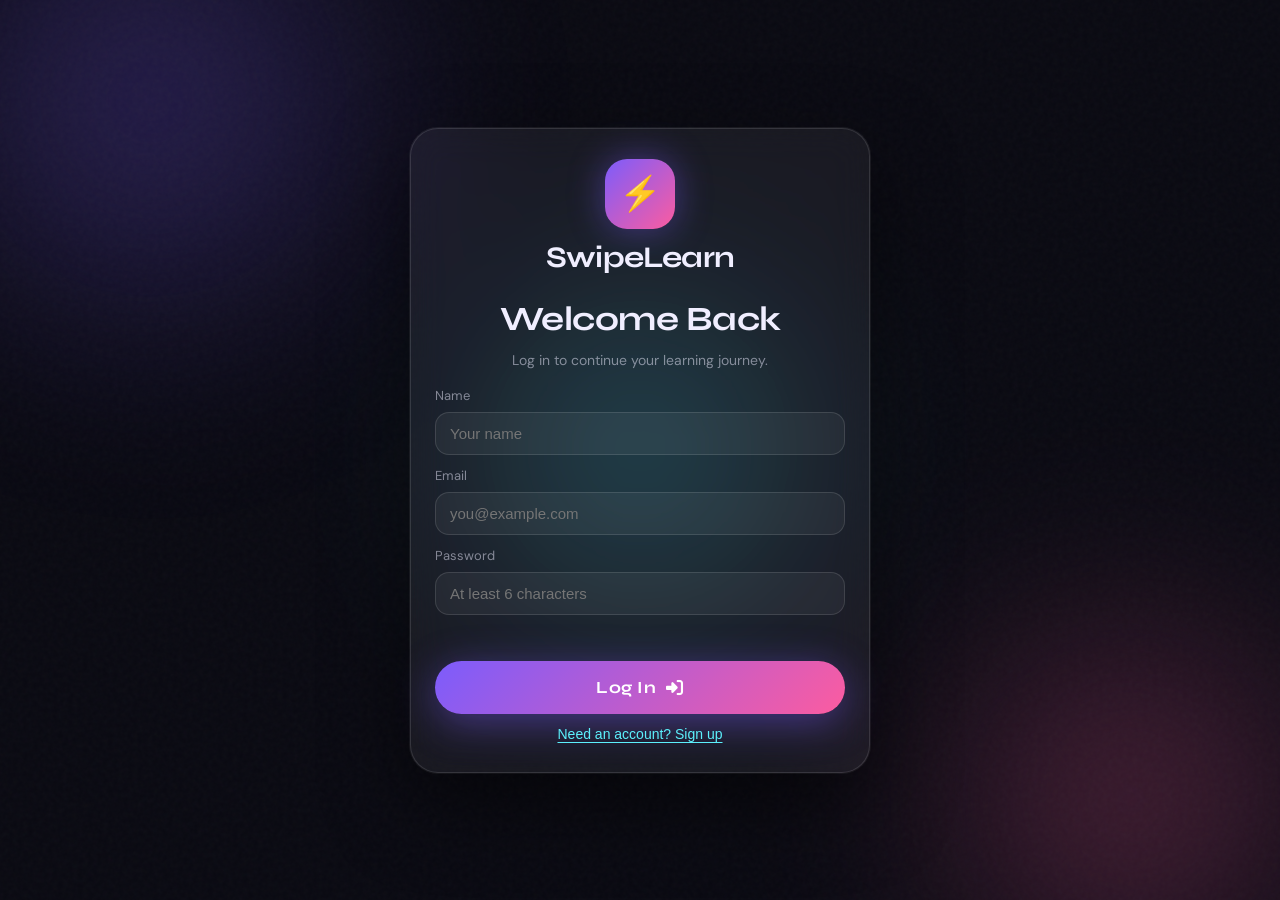
<file: login.html>
<!DOCTYPE html>
<html lang="en">
<head>
  <meta charset="UTF-8" />
  <meta name="viewport" content="width=device-width, initial-scale=1.0" />
  <title>Redirecting...</title>
  <meta http-equiv="refresh" content="0; url=html/login.html" />
</head>
<body>
  <script>
    // Compatibility entry for /login.html.
    window.location.replace('html/login.html');
  </script>
</body>
</html>
</file>
<file: css/styles.css>
:root {
  --bg: #0a0a12;
  --surface: rgba(255,255,255,0.06);
  --surface-hover: rgba(255,255,255,0.10);
  --border: rgba(255,255,255,0.12);
  --text: #f0eeff;
  --text-muted: rgba(240,238,255,0.5);
  --accent: #7c5cfc;
  --accent2: #fc5ca0;
  --accent3: #5cf0fc;
  --yes: #3dfcb0;
  --no: #fc5c5c;
  --card-radius: 24px;
  --font-head: 'Syne', sans-serif;
  --font-body: 'DM Sans', sans-serif;
  --shadow-card: 0 30px 80px rgba(0,0,0,0.5), 0 0 0 1px rgba(255,255,255,0.08);
}

* {
  box-sizing: border-box;
  margin: 0;
  padding: 0;
}
*::before,
*::after {
  box-sizing: border-box;
}

html, body {
  width: 100%;
  height: 100%;
  overflow: hidden;
  font-family: var(--font-body);
  color: var(--text);
  background: var(--bg);
}

.bg-orbs {
  position: fixed;
  inset: 0;
  pointer-events: none;
  z-index: 0;
}

.orb {
  position: absolute;
  border-radius: 50%;
  filter: blur(100px);
  opacity: 0.35;
}

.orb-1 {
  width: 600px;
  height: 600px;
  background: radial-gradient(circle, #7c5cfc, transparent 70%);
  top: -200px;
  left: -150px;
}

.orb-2 {
  width: 500px;
  height: 500px;
  background: radial-gradient(circle, #fc5ca0, transparent 70%);
  bottom: -150px;
  right: -100px;
}

.orb-3 {
  width: 400px;
  height: 400px;
  background: radial-gradient(circle, #5cf0fc, transparent 70%);
  top: 50%;
  left: 50%;
  transform: translate(-50%, -50%);
}

.noise {
  position: fixed;
  inset: 0;
  background-image: url("data:image/svg+xml,%3Csvg viewBox='0 0 200 200' xmlns='http://www.w3.org/2000/svg'%3E%3Cfilter id='n'%3E%3CfeTurbulence type='fractalNoise' baseFrequency='0.9' numOctaves='4' stitchTiles='stitch'/%3E%3C/filter%3E%3Crect width='100%25' height='100%25' filter='url(%23n)'/%3E%3C/svg%3E");
  opacity: 0.03;
  pointer-events: none;
  z-index: 1;
}

#app {
  position: relative;
  z-index: 2;
  width: 100%;
  height: 100%;
}

.btn-primary {
  display: flex;
  align-items: center;
  gap: 10px;
  padding: 16px 36px;
  background: linear-gradient(135deg, var(--accent), var(--accent2));
  border: none;
  border-radius: 100px;
  color: #fff;
  font-family: var(--font-head);
  font-size: 17px;
  font-weight: 700;
  cursor: pointer;
  letter-spacing: 0.5px;
  box-shadow: 0 8px 40px rgba(124,92,252,0.45);
  transition: transform 0.2s, box-shadow 0.2s;
}

.btn-primary:hover {
  transform: translateY(-2px) scale(1.03);
  box-shadow: 0 12px 50px rgba(124,92,252,0.6);
}

.btn-primary:active {
  transform: scale(0.97);
}

.btn-secondary {
  display: flex;
  align-items: center;
  gap: 10px;
  padding: 14px 28px;
  background: var(--surface);
  border: 1px solid var(--border);
  border-radius: 100px;
  color: var(--text);
  font-family: var(--font-head);
  font-size: 16px;
  font-weight: 600;
  cursor: pointer;
  letter-spacing: 0.3px;
  transition: background 0.2s, transform 0.2s;
  -webkit-backdrop-filter: blur(10px);
  backdrop-filter: blur(10px);
}

.btn-secondary:hover {
  background: var(--surface-hover);
  transform: translateY(-1px);
}

::-webkit-scrollbar {
  width: 6px;
}

::-webkit-scrollbar-track {
  background: transparent;
}

::-webkit-scrollbar-thumb {
  background: rgba(255, 255, 255, 0.15);
  border-radius: 3px;
}


@keyframes fadeUp {
  from {
    opacity: 0;
    transform: translateY(30px);
  }
  to {
    opacity: 1;
    transform: translateY(0);
  }
}

@keyframes pulseLogo {
  0%, 100% {
    box-shadow: 0 0 40px rgba(124, 92, 252, 0.5);
  }
  50% {
    box-shadow: 0 0 70px rgba(124, 92, 252, 0.8);
  }
}

@keyframes cardSlideIn {
  from {
    opacity: 0;
    transform: translateY(30px) scale(0.95);
  }
  to {
    opacity: 1;
    transform: translateY(0) scale(1);
  }
}

@keyframes trophyBounce {
  from {
    transform: scale(0) rotate(-20deg);
    opacity: 0;
  }
  to {
    transform: scale(1) rotate(0deg);
    opacity: 1;
  }
}

.screen {
  position: absolute;
  inset: 0;
  display: flex;
  flex-direction: column;
  align-items: center;
  opacity: 0;
  pointer-events: none;
  transition: opacity 0.4s ease, transform 0.4s ease;
  transform: translateY(20px);
}

.screen.active {
  opacity: 1;
  pointer-events: all;
  transform: translateY(0);
}


#screen-splash {
  justify-content: center;
}

.app-logout {
  position: fixed;
  top: 16px;
  right: 16px;
  z-index: 4;
  padding: 10px 16px;
  font-size: 14px;
}

.splash-inner {
  display: flex;
  flex-direction: column;
  align-items: center;
  gap: 20px;
  text-align: center;
  padding: 20px;
  animation: fadeUp 0.8s ease both;
}

.logo-mark {
  width: 80px;
  height: 80px;
  background: linear-gradient(135deg, var(--accent), var(--accent2));
  border-radius: 24px;
  display: flex;
  align-items: center;
  justify-content: center;
  font-size: 36px;
  box-shadow: 0 0 40px rgba(124, 92, 252, 0.5);
  animation: pulseLogo 3s ease-in-out infinite;
}

.splash-title {
  font-family: var(--font-head);
  font-size: clamp(42px, 10vw, 72px);
  font-weight: 800;
  letter-spacing: -2px;
  background: linear-gradient(135deg, #fff 30%, var(--accent));
  -webkit-background-clip: text;
  -webkit-text-fill-color: transparent;
  background-clip: text;
}

.splash-sub {
  font-size: clamp(14px, 3vw, 18px);
  color: var(--text-muted);
  line-height: 1.7;
  max-width: 380px;
}

.splash-hint {
  font-size: 13px;
  color: var(--text-muted);
  background: var(--surface);
  border: 1px solid var(--border);
  padding: 8px 18px;
  border-radius: 100px;
  -webkit-backdrop-filter: blur(8px);
  backdrop-filter: blur(8px);
}

#screen-cards {
  justify-content: flex-start;
}

.app-header {
  width: 100%;
  max-width: 520px;
  display: flex;
  align-items: center;
  padding: 18px 20px 0;
  gap: 12px;
}

.btn-back {
  width: 40px;
  height: 40px;
  border-radius: 50%;
  border: 1px solid var(--border);
  background: var(--surface);
  color: var(--text);
  cursor: pointer;
  font-size: 15px;
  display: flex;
  align-items: center;
  justify-content: center;
  transition: background 0.2s, transform 0.2s;
  -webkit-backdrop-filter: blur(8px);
  backdrop-filter: blur(8px);
  flex-shrink: 0;
}

.is-hidden {
  display: none;
}

.btn-back:hover {
  background: var(--surface-hover);
  transform: scale(1.05);
}

.breadcrumb {
  display: flex;
  align-items: center;
  gap: 6px;
  font-size: 13px;
  color: var(--text-muted);
  font-family: var(--font-head);
  font-weight: 600;
  flex: 1;
  overflow: hidden;
}

.breadcrumb span {
  opacity: 0.6;
}
.breadcrumb b {
  color: var(--text);
  font-weight: 700;
  opacity: 1;
}

.breadcrumb .bc-sep {
  color: var(--accent);
  font-size: 11px;
  opacity: 0.8;
}

.header-spacer {
  width: 40px;
  flex-shrink: 0;
}

.stage-label {
  font-family: var(--font-head);
  font-size: clamp(20px, 5vw, 28px);
  font-weight: 800;
  text-align: center;
  margin-top: 20px;
  letter-spacing: -0.5px;
  padding: 0 20px;
}

#screen-quiz {
  justify-content: flex-start;
  overflow-y: auto;
}

.quiz-topic-label {
  font-family: var(--font-head);
  font-size: 18px;
  font-weight: 800;
  letter-spacing: -0.3px;
}

.quiz-wrap {
  width: 100%;
  max-width: 520px;
  padding: 16px 20px 40px;
  display: flex;
  flex-direction: column;
  gap: 20px;
  flex: 1;
}

#screen-result {
  justify-content: center;
  overflow: hidden;
}

.result-inner {
  display: flex;
  flex-direction: column;
  align-items: center;
  gap: 22px;
  text-align: center;
  padding: 30px 20px;
  z-index: 2;
  position: relative;
  animation: fadeUp 0.6s ease both;
}

.result-trophy {
  font-size: 64px;
  animation: trophyBounce 0.8s cubic-bezier(0.34, 1.56, 0.64, 1) both;
}

.result-title {
  font-family: var(--font-head);
  font-size: clamp(28px, 7vw, 42px);
  font-weight: 800;
  letter-spacing: -1px;
  background: linear-gradient(135deg, #fff 30%, var(--accent));
  -webkit-background-clip: text;
  -webkit-text-fill-color: transparent;
  background-clip: text;
}

.result-msg {
  font-size: 16px;
  color: var(--text-muted);
  max-width: 300px;
  line-height: 1.7;
}

.result-actions {
  display: flex;
  align-items: center;
  gap: 14px;
  flex-wrap: wrap;
  justify-content: center;
}

#confetti-canvas {
  position: absolute;
  inset: 0;
  width: 100%;
  height: 100%;
  pointer-events: none;
  z-index: 1;
}
@media (max-width: 400px) {
  .app-logout {
    top: 10px;
    right: 10px;
    padding: 8px 12px;
    font-size: 13px;
  }

  .splash-inner {
    padding: 15px;
  }

  .card-stack {
    width: 300px;
    height: 380px;
  }

  .action-bar {
    gap: 12px;
  }

  .act-btn {
    width: 50px;
    height: 50px;
  }
}

@media (max-height: 700px) {
  .stage-label {
    margin-top: 8px;
    font-size: 20px;
  }

  .card-stack {
    height: 340px;
  }
}


.card-arena {
  flex: 1;
  position: relative;
  width: 100%;
  max-width: 420px;
  display: flex;
  align-items: center;
  justify-content: center;
  margin-top: 12px;
}

.card-stack {
  position: relative;
  width: 340px;
  height: 420px;
}

.swipe-card {
  position: relative;
  width: 100%;
  height: 100%;
  border-radius: var(--card-radius);
  background: rgba(255, 255, 255, 0.07);
  -webkit-backdrop-filter: blur(20px) saturate(1.5);
  backdrop-filter: blur(20px) saturate(1.5);
  border: 1px solid var(--border);
  box-shadow: var(--shadow-card);
  display: flex;
  flex-direction: column;
  align-items: center;
  justify-content: center;
  gap: 18px;
  padding: 32px 28px;
  cursor: pointer;
  transition: transform 0.2s, box-shadow 0.2s;
}

.swipe-card:hover {
  transform: translateY(-2px);
  box-shadow: 0 14px 40px rgba(0, 0, 0, 0.35);
}

.swipe-card::before {
  content: '';
  position: absolute;
  top: 0;
  left: 10%;
  right: 10%;
  height: 1px;
  background: linear-gradient(90deg, transparent, rgba(255, 255, 255, 0.25), transparent);
  border-radius: 50%;
}

.card-icon-wrap {
  width: 90px;
  height: 90px;
  border-radius: 20px;
  background: rgba(255, 255, 255, 0.08);
  border: 1px solid rgba(255, 255, 255, 0.12);
  display: flex;
  align-items: center;
  justify-content: center;
  font-size: 46px;
  transition: transform 0.3s;
  position: relative;
  overflow: hidden;
}

.card-icon-wrap::after {
  content: '';
  position: absolute;
  inset: 0;
  background: linear-gradient(135deg, rgba(255, 255, 255, 0.1) 0%, transparent 60%);
}

.card-icon-wrap i {
  font-size: 44px;
}

.card-icon-wrap .devicon {
  font-size: 50px;
}

.card-title {
  font-family: var(--font-head);
  font-size: 26px;
  font-weight: 800;
  letter-spacing: -0.5px;
  text-align: center;
}

.card-desc {
  font-size: 13px;
  color: var(--text-muted);
  text-align: center;
  line-height: 1.6;
  max-width: 240px;
}

.card-tag {
  position: absolute;
  top: 18px;
  right: 18px;
  font-size: 11px;
  font-weight: 700;
  font-family: var(--font-head);
  background: rgba(124, 92, 252, 0.2);
  border: 1px solid rgba(124, 92, 252, 0.3);
  color: var(--accent);
  padding: 4px 10px;
  border-radius: 100px;
  letter-spacing: 0.5px;
  text-transform: uppercase;
}

.swipe-card[data-stage="branch"] .card-tag {
  background: rgba(124, 92, 252, 0.18);
  border-color: rgba(124, 92, 252, 0.35);
  color: #a78bfa;
}

.swipe-card[data-stage="domain"] .card-tag {
  background: rgba(92, 240, 252, 0.15);
  border-color: rgba(92, 240, 252, 0.3);
  color: var(--accent3);
}

.swipe-card[data-stage="topic"] .card-tag {
  background: rgba(61, 252, 176, 0.15);
  border-color: rgba(61, 252, 176, 0.3);
  color: var(--yes);
}

.action-bar {
  display: flex;
  align-items: center;
  justify-content: center;
  gap: 20px;
  padding: 16px 20px 28px;
  width: 100%;
  max-width: 420px;
}

.act-btn {
  width: 58px;
  height: 58px;
  border-radius: 50%;
  border: 2px solid;
  background: rgba(255, 255, 255, 0.07);
  cursor: pointer;
  display: flex;
  align-items: center;
  justify-content: center;
  font-size: 20px;
  transition: transform 0.2s, box-shadow 0.2s;
}
.act-skip,
.act-pick {
  border-color: rgba(92, 240, 252, 0.4);
  color: var(--accent3);
  box-shadow: 0 4px 20px rgba(92, 240, 252, 0.15);
}

.act-btn:hover {
  transform: scale(1.08);
}

.act-btn:active {
  transform: scale(0.95);
}

.card-counter {
  font-family: var(--font-head);
  font-size: 15px;
  font-weight: 700;
  color: var(--text-muted);
  min-width: 56px;
  text-align: center;
}


.quiz-progress-wrap {
  display: flex;
  align-items: center;
  gap: 12px;
}

.quiz-progress-track {
  flex: 1;
  height: 6px;
  background: rgba(255, 255, 255, 0.1);
  border-radius: 3px;
  overflow: hidden;
}

.quiz-progress-bar {
  height: 100%;
  width: 0;
  background: linear-gradient(90deg, var(--accent), var(--accent2));
  border-radius: 3px;
  transition: width 0.6s cubic-bezier(0.4, 0, 0.2, 1);
}

.quiz-q-num {
  font-family: var(--font-head);
  font-size: 13px;
  font-weight: 700;
  color: var(--text-muted);
  white-space: nowrap;
}

.quiz-score-badge {
  align-self: flex-end;
  display: flex;
  align-items: center;
  gap: 6px;
  padding: 6px 16px;
  background: rgba(255, 200, 0, 0.1);
  border: 1px solid rgba(255, 200, 0, 0.25);
  border-radius: 100px;
  color: #ffc800;
  font-family: var(--font-head);
  font-size: 16px;
  font-weight: 800;
}

.quiz-score-badge i {
  font-size: 14px;
}

.quiz-card {
  background: rgba(255, 255, 255, 0.06);
  -webkit-backdrop-filter: blur(20px);
  backdrop-filter: blur(20px);
  border: 1px solid var(--border);
  border-radius: var(--card-radius);
  padding: 28px 24px 32px;
  box-shadow: var(--shadow-card);
  display: flex;
  flex-direction: column;
  gap: 24px;
  animation: cardSlideIn 0.4s cubic-bezier(0.34, 1.56, 0.64, 1) both;
}

.quiz-question {
  font-family: var(--font-head);
  font-size: clamp(17px, 4vw, 21px);
  font-weight: 700;
  line-height: 1.5;
  letter-spacing: -0.3px;
}

.quiz-options {
  display: flex;
  flex-direction: column;
  gap: 10px;
}

.quiz-option {
  padding: 14px 18px;
  background: rgba(255, 255, 255, 0.05);
  border: 1px solid var(--border);
  border-radius: 14px;
  cursor: pointer;
  font-size: 15px;
  transition: background 0.2s, border-color 0.2s, transform 0.15s;
  display: flex;
  align-items: center;
  gap: 12px;
}

.quiz-option:hover:not(.disabled) {
  background: rgba(255, 255, 255, 0.10);
  border-color: rgba(255, 255, 255, 0.2);
  transform: translateX(4px);
}

.opt-letter {
  width: 28px;
  height: 28px;
  border-radius: 8px;
  background: rgba(255, 255, 255, 0.08);
  border: 1px solid rgba(255, 255, 255, 0.15);
  display: flex;
  align-items: center;
  justify-content: center;
  font-family: var(--font-head);
  font-size: 12px;
  font-weight: 800;
  flex-shrink: 0;
  transition: background 0.2s, border-color 0.2s;
}

.quiz-option.correct {
  background: rgba(61, 252, 176, 0.12);
  border-color: rgba(61, 252, 176, 0.5);
  color: var(--yes);
}
.quiz-option.correct .opt-letter {
  background: rgba(61, 252, 176, 0.2);
  border-color: var(--yes);
  color: var(--yes);
}

.quiz-option.wrong {
  background: rgba(252, 92, 92, 0.12);
  border-color: rgba(252, 92, 92, 0.5);
  color: var(--no);
}
.quiz-option.wrong .opt-letter {
  background: rgba(252, 92, 92, 0.2);
  border-color: var(--no);
  color: var(--no);
}

.quiz-option.disabled {
  cursor: default;
  pointer-events: none;
}

.btn-next {
  padding: 15px 36px;
  background: linear-gradient(135deg, var(--accent), var(--accent2));
  border: none;
  border-radius: 100px;
  color: #fff;
  font-family: var(--font-head);
  font-size: 16px;
  font-weight: 700;
  cursor: pointer;
  display: flex;
  align-items: center;
  gap: 10px;
  align-self: center;
  box-shadow: 0 6px 30px rgba(124, 92, 252, 0.4);
  transition: transform 0.2s, box-shadow 0.2s;
  animation: fadeUp 0.3s ease both;
}

.btn-next:hover {
  transform: translateY(-2px) scale(1.03);
  box-shadow: 0 10px 40px rgba(124, 92, 252, 0.55);
}

.result-score-ring {
  position: relative;
  width: 140px;
  height: 140px;
}

.result-score-ring svg {
  width: 100%;
  height: 100%;
  transform: rotate(-90deg);
}

.ring-track {
  fill: none;
  stroke: rgba(255, 255, 255, 0.08);
  stroke-width: 8;
}

.ring-fill {
  fill: none;
  stroke: url(#ringGradLocal);
  stroke-width: 8;
  stroke-linecap: round;
  stroke-dasharray: 327;
  stroke-dashoffset: 327;
  transition: stroke-dashoffset 1.2s cubic-bezier(0.4, 0, 0.2, 1) 0.3s;
}

.ring-text {
  position: absolute;
  top: 50%;
  left: 50%;
  transform: translate(-50%, -50%);
  font-family: var(--font-head);
  font-size: 26px;
  font-weight: 800;
}

@media (max-height: 700px) {
  .quiz-wrap {
    padding: 12px 20px 30px;
    gap: 16px;
  }

  .quiz-card {
    padding: 20px 18px 24px;
    gap: 18px;
  }
}


body.login-page {
  overflow: auto;
}

.login-wrap {
  min-height: 100vh;
  display: grid;
  place-items: center;
  padding: 24px;
  position: relative;
  z-index: 2;
}

.login-card {
  width: 100%;
  max-width: 460px;
  border-radius: 28px;
  border: 1px solid var(--border);
  background: rgba(255, 255, 255, 0.06);
  -webkit-backdrop-filter: blur(18px) saturate(1.3);
  backdrop-filter: blur(18px) saturate(1.3);
  box-shadow: var(--shadow-card);
  padding: 30px 24px;
  display: flex;
  flex-direction: column;
  align-items: center;
  gap: 12px;
  animation: fadeUp 0.7s ease both;
}

.login-brand {
  display: flex;
  flex-direction: column;
  align-items: center;
  gap: 10px;
  margin-bottom: 4px;
}

.login-logo {
  width: 70px;
  height: 70px;
  border-radius: 22px;
  display: flex;
  align-items: center;
  justify-content: center;
  font-size: 34px;
  background: linear-gradient(135deg, var(--accent), var(--accent2));
  box-shadow: 0 0 36px rgba(124, 92, 252, 0.45);
}

.login-brand h1 {
  font-family: var(--font-head);
  font-size: 30px;
  letter-spacing: -0.8px;
}

.auth-title {
  font-family: var(--font-head);
  font-size: clamp(24px, 6vw, 34px);
  letter-spacing: -0.5px;
  margin-top: 8px;
}

.auth-subtitle {
  color: var(--text-muted);
  text-align: center;
  font-size: 14px;
  margin-bottom: 6px;
}

.auth-form {
  width: 100%;
  display: flex;
  flex-direction: column;
  gap: 12px;
}

.field {
  display: flex;
  flex-direction: column;
  gap: 8px;
}

.field label {
  font-size: 13px;
  color: var(--text-muted);
}

.field input {
  width: 100%;
  border-radius: 14px;
  border: 1px solid var(--border);
  background: rgba(255, 255, 255, 0.05);
  color: var(--text);
  font-size: 15px;
  padding: 12px 14px;
  outline: none;
  transition: border-color 0.2s, box-shadow 0.2s;
}

.field input:focus {
  border-color: rgba(124, 92, 252, 0.65);
  box-shadow: 0 0 0 3px rgba(124, 92, 252, 0.2);
}

.auth-message {
  min-height: 20px;
  font-size: 13px;
  color: var(--text-muted);
}

.auth-message.error {
  color: #ff8fae;
}
.auth-message.success {
  color: var(--yes);
}

.auth-submit {
  width: 100%;
  justify-content: center;
  margin-top: 2px;
}

.toggle-mode {
  border: none;
  background: transparent;
  color: var(--accent3);
  font-size: 14px;
  cursor: pointer;
  text-decoration: underline;
  text-underline-offset: 3px;
}

.toggle-mode:hover {
  color: #8bf5ff;
}

@media (max-width: 460px) {
  .login-card {
    padding: 22px 16px;
    border-radius: 22px;
  }

  .login-brand h1 {
    font-size: 28px;
  }
}
</file>
